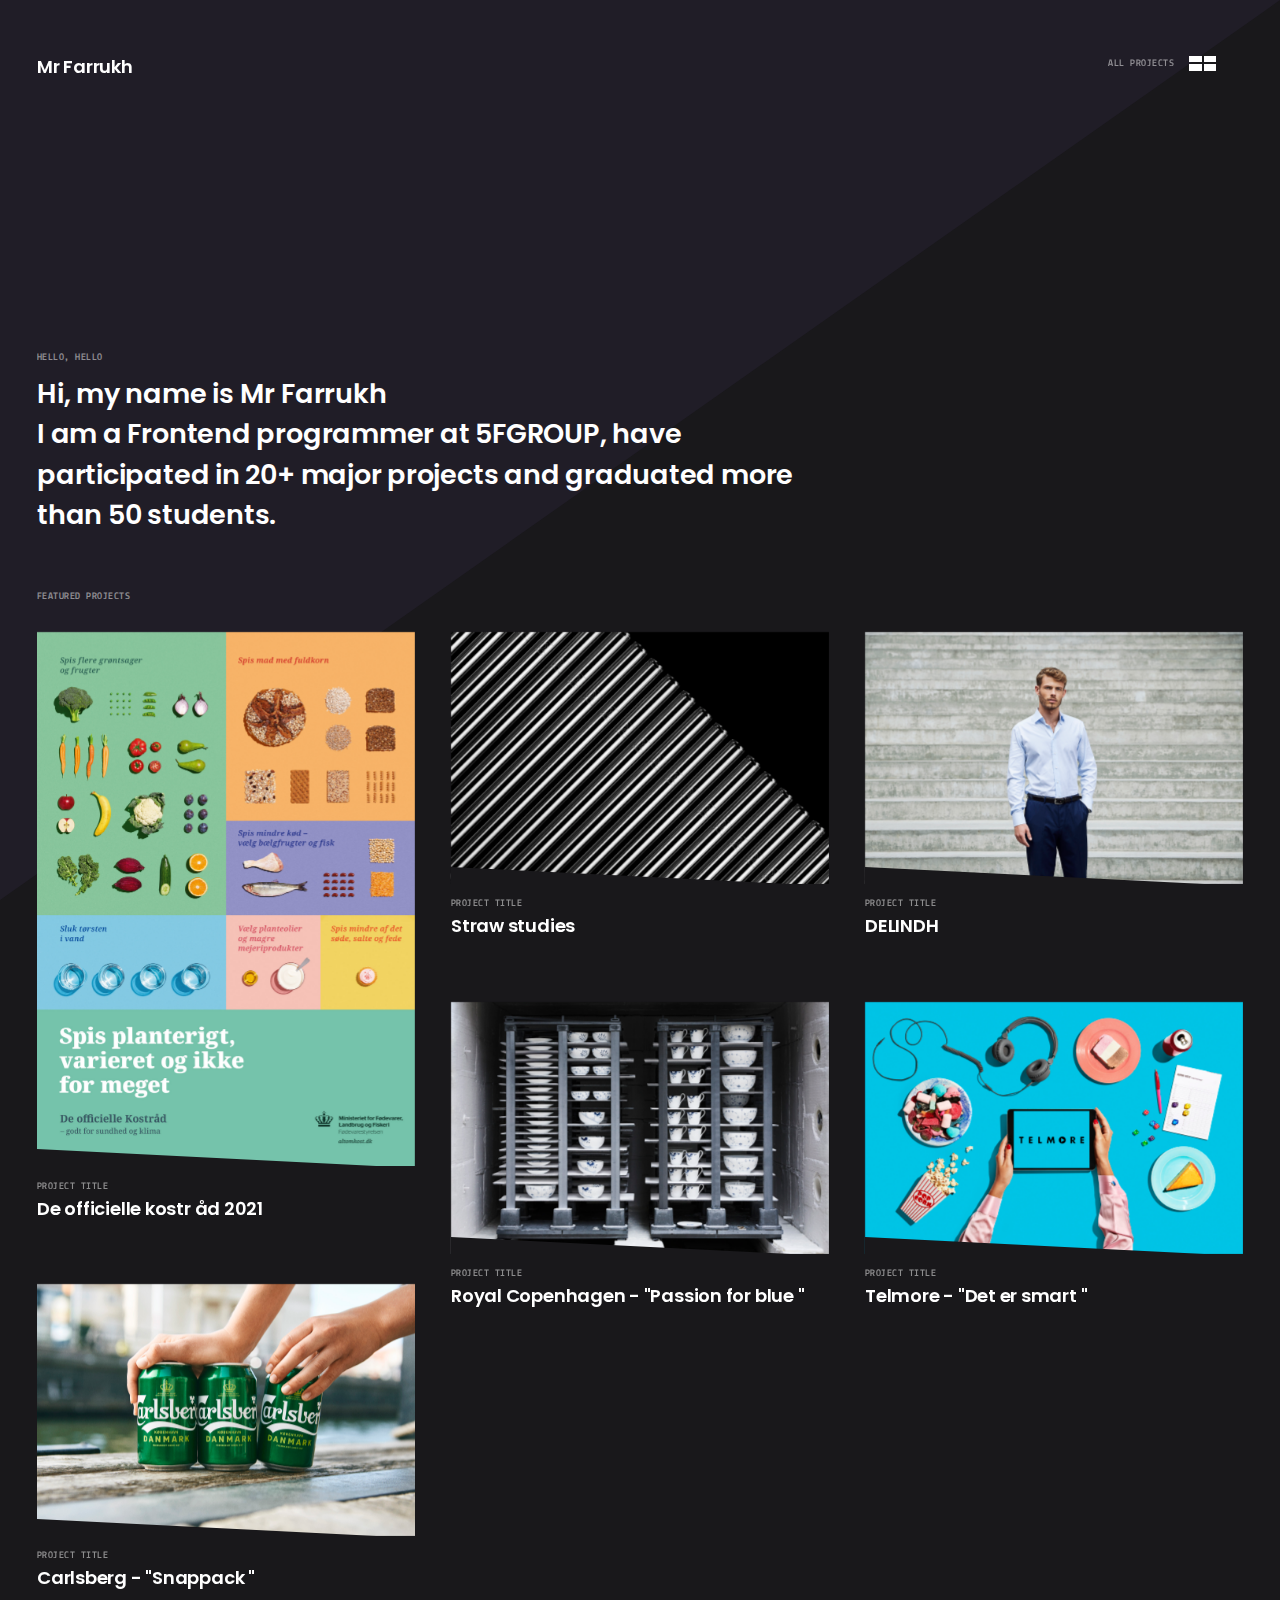
<file: index.html>
<!DOCTYPE html>
<html lang="en">
    <head>
        <meta charset="utf-8"/>
        <meta name="viewport" content="width=device-width,initial-scale=1.0">
        <title>Mr Farrukh</title>
        <meta name="description" content="Hi, my name is Mr Farrukh. <br>I'm a Mr Farrukh, I am a Frontend programmer at 5FGROUP, have participated in 20+ major projects and graduated more than 50 students.<br>">
        <link href='https://fonts.googleapis.com/css?family=Lekton:700|Poppins:600' rel='stylesheet' type='text/css'>
        <link rel="apple-touch-icon" sizes="57x57" href="/apple-touch-icon-57x57.png">
        <link rel="apple-touch-icon" sizes="60x60" href="/apple-touch-icon-60x60.png">
        <link rel="apple-touch-icon" sizes="72x72" href="/apple-touch-icon-72x72.png">
        <link rel="apple-touch-icon" sizes="76x76" href="/apple-touch-icon-76x76.png">
        <link rel="apple-touch-icon" sizes="114x114" href="/apple-touch-icon-114x114.png">
        <link rel="apple-touch-icon" sizes="120x120" href="/apple-touch-icon-120x120.png">
        <link rel="apple-touch-icon" sizes="144x144" href="/apple-touch-icon-144x144.png">
        <link rel="apple-touch-icon" sizes="152x152" href="/apple-touch-icon-152x152.png">
        <link rel="apple-touch-icon" sizes="180x180" href="/apple-touch-icon-180x180.png">
        <link rel="icon" type="image/png" href="/favicon-32x32.png" sizes="32x32">
        <link rel="icon" type="image/png" href="/android-chrome-192x192.png" sizes="192x192">
        <link rel="icon" type="image/png" href="/favicon-96x96.png" sizes="96x96">
        <link rel="icon" type="image/png" href="/favicon-16x16.png" sizes="16x16">
        <link rel="manifest" href="/manifest.json">
        <link rel="mask-icon" href="/safari-pinned-tab.svg" color="#19181b">
        <meta name="msapplication-TileColor" content="#da532c">
        <meta name="msapplication-TileImage" content="/mstile-144x144.png">
        <meta name="theme-color" content="#ffffff">
        <meta property="og:url" content="http://mr-farrukh.uz">
        <meta property="og:type" content="website">
        <meta property="og:title" content="Mr Farrukh">
        <meta property="og:image" content="http://theisbothmann.com">
        <meta property="og:description" content="Hi, my name is Mr Farrukh. <br>I am a Frontend programmer at 5FGROUP, have participated in 20+ major projects and graduated more than 50 students.<br>">
        <meta property="og:site_name" content='Mr Farrukh'>
        <meta property="og:locale" content="en_US">
        <link rel="stylesheet" href="projects/assets/styles/style.min.css">
    </head>
    <body>
        <header class="header cf" role="banner">
            <div class="wrapper">
                <a href="/" id="logo">
                    <h1>Mr Farrukh</h1>
                </a>
                <a href="#" id="project-nav-icon">
                    <div class="text-wrapper">
                        <small class="inactive">All projects</small>
                        <small class="active">Close</small>
                    </div>
                    <div class="block"></div>
                    <div class="block"></div>
                    <div class="block"></div>
                    <div class="block"></div>
                    <div class="cross"></div>
                </a>
            </div>
        </header>
        <div id="overlay"></div>
        <nav id="project-nav">
            <div class="nav-block"></div>
            <div class="inner-scroll">
                <ul id="project-grid">
                    <li>
                        <a href="#">
                            <div class="inner">
                                <div class="project-info">
                                    <h3>Project Title</h3>
                                    <h2>De officielle kostr &aring;d 2021</h2>
                                </div>
                                <div class="img-wrapper">
                                    <img src="projects/assets/img/kostrad_plakat_a2.jpg" alt="De officielle kostr&aring;d 2021">
                                </div>
                            </div>
                        </a>
                    </li>
                    <li>
                        <a href="#">
                            <div class="inner">
                                <div class="project-info">
                                    <h3>Project Title</h3>
                                    <h2>Straw studies</h2>
                                </div>
                                <div class="img-wrapper">
                                    <img src="projects/assets/img/halm_black_2.png" alt="Straw studies">
                                </div>
                            </div>
                        </a>
                    </li>
                    <li>
                        <a href="#">
                            <div class="inner">
                                <div class="project-info">
                                    <h3>Project Title</h3>
                                    <h2>DELINDH</h2>
                                </div>
                                <div class="img-wrapper">
                                    <img src="projects/assets/img/delindh_keyvisuals_2019_971.jpg" alt="DELINDH">
                                </div>
                            </div>
                        </a>
                    </li>
                    <li>
                        <a href="#">
                            <div class="inner">
                                <div class="project-info">
                                    <h3>Project Title</h3>
                                    <h2>Royal Copenhagen - &quot;Passion for blue &quot;</h2>
                                </div>
                                <div class="img-wrapper">
                                    <img src="projects/assets/img/royal_copenhagen_2019_location_pat_no_1_7490-copy.jpg" alt="Royal Copenhagen - &quot;Passion for blue&quot;">
                                </div>
                            </div>
                        </a>
                    </li>
                    <li>
                        <a href="#">
                            <div class="inner">
                                <div class="project-info">
                                    <h3>Project Title</h3>
                                    <h2>Telmore - &quot;Det er smart &quot;</h2>
                                </div>
                                <div class="img-wrapper">
                                    <img src="projects/assets/img/Без названия.jpg" alt="Royal Copenhagen - &quot;Passion for blue&quot;">
                                </div>
                            </div>
                        </a>
                    </li>
                </ul>
            </div>
        </nav>
        <main id="page-container">
            <aside class="home-triangle"></aside>
            <div class="content">
                <section id="intro">
                    <div class="wrapper" data-offset="144">
                        <h3>Hello, hello</h3>
                        <p>
                            Hi, my name is Mr Farrukh <br>
                            I am a Frontend programmer at 5FGROUP, have participated in 20+ major projects and graduated more than 50 students.<br>
                        </p>
                    </div>
                </section>
                <div class="wrapper">
                    <h3 class="animatable" data-offset="144">Featured Projects</h3>
                    <ul id="featured-projects" class="hide">
                        <li class="animatable" data-offset="144">
                            <a href="#">
                                <div class="img-wrapper">
                                    <small>View Project</small>
                                    <img src="projects/assets/img/kostrad_plakat_a2.jpg" alt="De officielle kostr&aring;d 2021">
                                    <div class="img-triangle"></div>
                                </div>
                                <h3>Project Title</h3>
                                <h2>De officielle kostr &aring;d 2021</h2>
                            </a>
                        </li>
                        <li class="animatable" data-offset="144">
                            <a href="#">
                                <div class="img-wrapper">
                                    <small>View Project</small>
                                    <img src="projects/assets/img/halm_black_2.png" alt="Straw studies">
                                    <div class="img-triangle"></div>
                                </div>
                                <h3>Project Title</h3>
                                <h2>Straw studies</h2>
                            </a>
                        </li>
                        <li class="animatable" data-offset="144">
                            <a href="#">
                                <div class="img-wrapper">
                                    <small>View Project</small>
                                    <img src="projects/assets/img/delindh_keyvisuals_2019_971.jpg" alt="DELINDH">
                                    <div class="img-triangle"></div>
                                </div>
                                <h3>Project Title</h3>
                                <h2>DELINDH</h2>
                            </a>
                        </li>
                        <li class="animatable" data-offset="144">
                            <a href="#">
                                <div class="img-wrapper">
                                    <small>View Project</small>
                                    <img src="projects/assets/img/royal_copenhagen_2019_location_pat_no_1_7490-copy.jpg" alt="Royal Copenhagen - &quot;Passion for blue&quot;">
                                    <div class="img-triangle"></div>
                                </div>
                                <h3>Project Title</h3>
                                <h2>Royal Copenhagen - &quot;Passion for blue &quot;</h2>
                            </a>
                        </li>
                        <li class="animatable" data-offset="144">
                            <a href="#">
                                <div class="img-wrapper">
                                    <small>View Project</small>
                                    <img src="projects/assets/img/Без названия.jpg" alt="Telmore - &quot;Det er smart&quot;">
                                    <div class="img-triangle"></div>
                                </div>
                                <h3>Project Title</h3>
                                <h2>Telmore - &quot;Det er smart &quot;</h2>
                            </a>
                        </li>
                        <li class="animatable" data-offset="144">
                            <a href="#">
                                <div class="img-wrapper">
                                    <small>View Project</small>
                                    <img src="projects/assets/img/Без названия (1).jpg" alt="Carlsberg - &quot;Snappack&quot;">
                                    <div class="img-triangle"></div>
                                </div>
                                <h3>Project Title</h3>
                                <h2>Carlsberg - &quot;Snappack &quot;</h2>
                            </a>
                        </li>
                    </ul>
                </div>
            </div>
            <div class="main-triangle"></div>
        </main>
        <footer class="footer cf" role="contentinfo">
            <aside class="footer-triangle"></aside>
            <div class="wrapper">
                <div class="col">
                    <h3>Agent</h3>
                    <a href="mailto:Get in touch <farruxravshanov777@mail.ru>?subject=MR FARRUKH" class="underline-link">
                        Get in touch 
                        <farruxravshanov777@mail.ru>
                            <div class="underline"></div>
                    </a>
                </div>
                <div class="col">
                    <h3>Follow</h3>
                    <ul>
                        <li>
                            <a href="https://www.instagram.com/yt_farrux/" target="_blank" class="underline-link">
                                Instagram<div class="underline"></div>
                            </a>
                        </li>
                        <li>
                            <a href="http://t.me/ravshan0v" target="_blank" class="underline-link">
                                Telegram<div class="underline"></div>
                            </a>
                        </li>
                    </ul>
                </div>
                <aside>
                    <small>COPYRIGHT 2021 — ALL RIGHTS RESERVED</small>
                </aside>
            </div>
        </footer>
        <script src="projects/assets/js/index.min.js"></script>
        <script>
            (function(i, s, o, g, r, a, m) {
                i['GoogleAnalyticsObject'] = r;
                i[r] = i[r] || function() {
                    (i[r].q = i[r].q || []).push(arguments)
                }
                ,
                i[r].l = 1 * new Date();
                a = s.createElement(o),
                m = s.getElementsByTagName(o)[0];
                a.async = 1;
                a.src = g;
                m.parentNode.insertBefore(a, m)
            }
            )(window, document, 'script', 'https://www.google-analytics.com/analytics.js', 'ga');

            ga('create', 'UA-78265347-1', 'auto');
            ga('send', 'pageview');
        </script>
    </body>
</html>
</file>
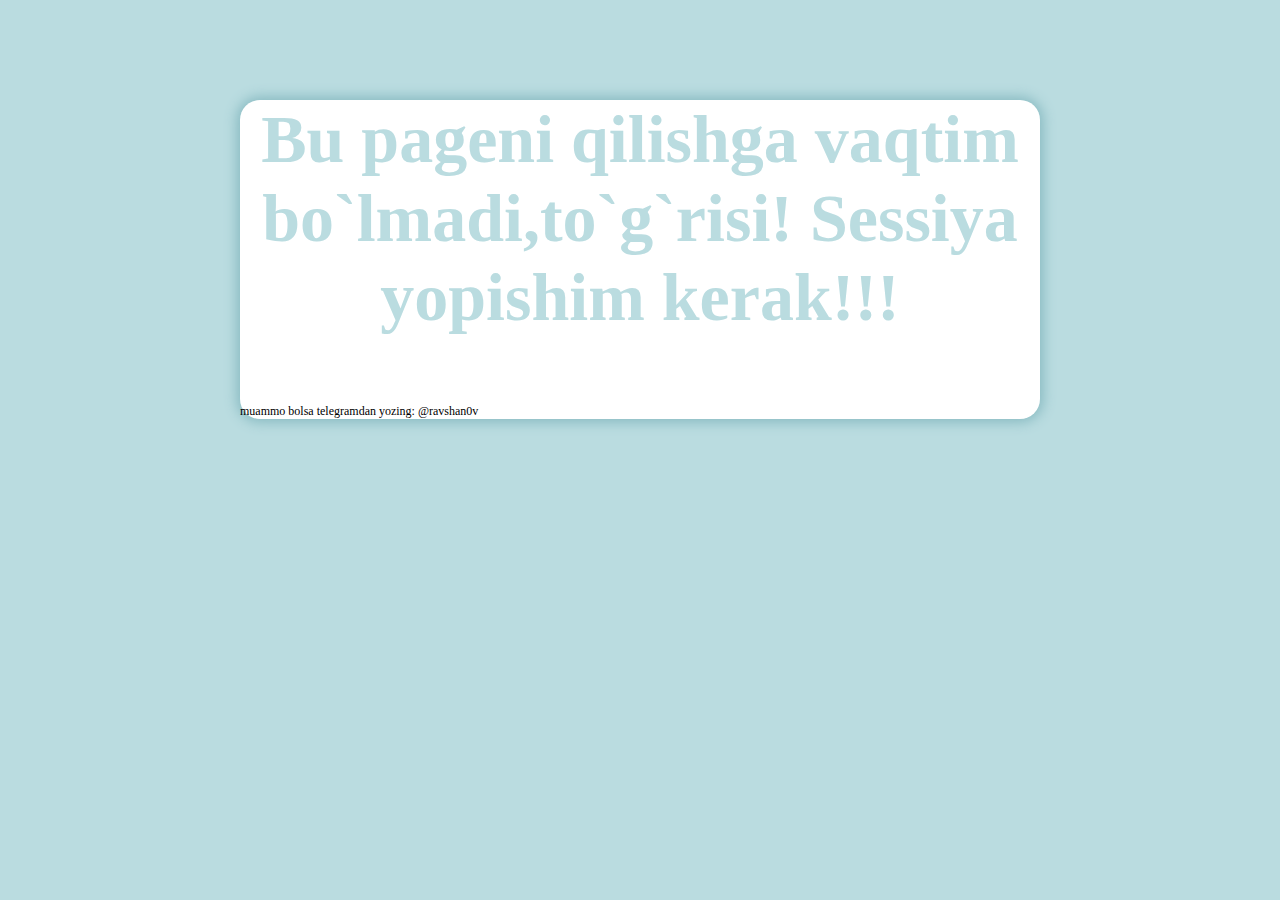
<file: admin.html>
<!DOCTYPE html>
<html lang="en">
<head>
    <meta charset="UTF-8">
    <meta http-equiv="X-UA-Compatible" content="IE=edge">
    <meta name="viewport" content="width=device-width, initial-scale=1.0">
    <title>Document</title>
</head>
<body>
    <style>
        body{
            background: rgb(186, 220, 224);
        }
        .box {
            max-width: 800px;
            max-height: 500px;
            background: rgb(255 255 255);
            margin: auto;
            margin-top: 100px;
            box-shadow: 0 0 13px 3px #86b9c0;
            border-radius: 20px;
        }
        .border h1 {
            font-size: 68px;
            font-family: cursive;
            text-align: center;
            color: #badce0;
        }
        span{
            font-size: 12px;
            color: #000;
        }
        @media(width:500px) {
            .border h1 {
                font-size: 45px;
                font-family: cursive;
                text-align: center;
                color: #badce0;
            }
        }
        @media(width:320px) {
                .border h1 {
                font-size: 30px;
                font-family: cursive;
                text-align: center;
                color: #badce0;
            }
        }
    </style>
    <div class="box">
        <div class="border">
            <h1>Bu pageni qilishga vaqtim bo`lmadi,to`g`risi! Sessiya yopishim kerak!!!</h1><br>
            <span>muammo bolsa telegramdan yozing: @ravshan0v</span>
        </div>
    </div>
</body>
</html>
</file>
<file: projects/assets/styles/style.min.css>
a,abbr,acronym,address,applet,big,blockquote,cite,code,dd,del,dfn,div,dl,dt,em,fieldset,form,h1,h2,h4,h5,h6,html,iframe,img,ins,kbd,label,legend,li,object,ol,p,pre,q,s,samp,span,strike,strong,sub,sup,tbody,tfoot,thead,tr,tt,ul,var{font-family:inherit;font-size:100%;font-weight:inherit;font-style:inherit;margin:0;padding:0;vertical-align:baseline;border:0;outline:0}body{background:#fff;overflow-x:hidden;font-family:'Poppins';font-size:1.125em;font-weight:600;line-height:1.5;letter-spacing:-.0125em;color:#fff;background:#19181b;-webkit-font-smoothing:antialiased;-moz-osx-font-smoothing:grayscale}h3,small,table{font-weight:inherit}body,caption,h3,small,table,td,th{font-style:inherit;margin:0;padding:0;vertical-align:baseline;border:0;outline:0}caption,table,td,th{font-family:inherit;font-size:100%;vertical-align:middle}table{border-spacing:0;border-collapse:separate}caption,td,th{font-weight:400;text-align:left}ol,ul{list-style:none}a img{border:none}*{position:relative;-webkit-box-sizing:border-box;-moz-box-sizing:border-box;box-sizing:border-box;-webkit-tap-highlight-color:rgba(0,0,0,0)}::selection{color:#fff;background:#fff}img{display:block;width:100%;height:auto}body.loading{overflow:hidden;cursor:wait}.wrapper{overflow:hidden;max-width:70em;margin:0 auto;padding:0 1.5em;*zoom:1}#text #meta:after,#text #meta:before,.inner-scroll ul:after,.inner-scroll ul:before,.wrapper:after,.wrapper:before{display:table;content:''}#text #meta:after,.inner-scroll ul:after,.wrapper:after{clear:both}main{padding:6em 0 0}@media only screen and (min-width:800px){main{padding:7.5em 0 0}}.main-triangle{position:absolute;bottom:calc(-3em + 1px);left:0;width:0;height:0;border-width:0 100vw 3em 0;border-style:solid;border-color:transparent #19181b transparent transparent;background:0}.underline-link,header #logo h1{display:inline-block}.underline-link .arrow{top:-1px;display:inline-block;-webkit-transition:-webkit-transform .5s cubic-bezier(.175,.885,.32,1.275);-moz-transition:-moz-transform .5s cubic-bezier(.175,.885,.32,1.275);-ms-transition:-ms-transform .5s cubic-bezier(.175,.885,.32,1.275);-o-transition:-o-transform .5s cubic-bezier(.175,.885,.32,1.275);transition:transform .5s cubic-bezier(.175,.885,.32,1.275);-webkit-transform:translate3D(0,0,0);-moz-transform:translate3D(0,0,0);-ms-transform:translate3D(0,0,0);-o-transform:translate3D(0,0,0);transform:translate3D(0,0,0)}.underline-link .underline{position:absolute;bottom:-.25em;left:50%;width:0;height:2px;-webkit-transition:opacity .25s cubic-bezier(.215,.61,.355,1),width .125s cubic-bezier(.215,.61,.355,1);-moz-transition:opacity .25s cubic-bezier(.215,.61,.355,1),width .125s cubic-bezier(.215,.61,.355,1);-ms-transition:opacity .25s cubic-bezier(.215,.61,.355,1),width .125s cubic-bezier(.215,.61,.355,1);-o-transition:opacity .25s cubic-bezier(.215,.61,.355,1),width .125s cubic-bezier(.215,.61,.355,1);transition:opacity .25s cubic-bezier(.215,.61,.355,1),width .125s cubic-bezier(.215,.61,.355,1);-webkit-transform:translate3D(-50%,0,0);-moz-transform:translate3D(-50%,0,0);-ms-transform:translate3D(-50%,0,0);-o-transform:translate3D(-50%,0,0);transform:translate3D(-50%,0,0);opacity:0;background:#19181b;-ms-filter:'progid:DXImageTransform.Microsoft.Alpha(Opacity=0)';filter:alpha(opacity=0);will-change:width,opacity}.underline-link:hover .underline{width:100%;opacity:.25;-ms-filter:'progid:DXImageTransform.Microsoft.Alpha(Opacity=25)';filter:alpha(opacity=25)}.underline-link:hover .arrow-next{-webkit-transform:translate3D(.75em,0,0);-moz-transform:translate3D(.75em,0,0);-ms-transform:translate3D(.75em,0,0);-o-transform:translate3D(.75em,0,0);transform:translate3D(.75em,0,0)}.underline-link:hover .arrow-prev{-webkit-transform:translate3D(-.75em,0,0);-moz-transform:translate3D(-.75em,0,0);-ms-transform:translate3D(-.75em,0,0);-o-transform:translate3D(-.75em,0,0);transform:translate3D(-.75em,0,0)}.loader,header{position:absolute}.loader{height:1.5em;margin:-.75em auto 100px -.75em;-webkit-animation:sk-rotateplane 1.2s infinite ease-in-out;-moz-animation:sk-rotateplane 1.2s infinite ease-in-out;-ms-animation:sk-rotateplane 1.2s infinite ease-in-out;-o-animation:sk-rotateplane 1.2s infinite ease-in-out;animation:sk-rotateplane 1.2s infinite ease-in-out;background-color:#fff;z-index:2;top:50%;left:50%;width:1.5em}@-moz-keyframes sk-rotateplane{0%{-webkit-transform:perspective(4.5em);-moz-transform:perspective(4.5em);-ms-transform:perspective(4.5em);-o-transform:perspective(4.5em);transform:perspective(4.5em)}50%{-webkit-transform:perspective(4.5em) rotateY(180deg);-moz-transform:perspective(4.5em) rotateY(180deg);-ms-transform:perspective(4.5em) rotateY(180deg);-o-transform:perspective(4.5em) rotateY(180deg);transform:perspective(4.5em) rotateY(180deg)}to{-webkit-transform:perspective(4.5em) rotateX(-180deg) rotateY(-180deg);-moz-transform:perspective(4.5em) rotateX(-180deg) rotateY(-180deg);-ms-transform:perspective(4.5em) rotateX(-180deg) rotateY(-180deg);-o-transform:perspective(4.5em) rotateX(-180deg) rotateY(-180deg);transform:perspective(4.5em) rotateX(-180deg) rotateY(-180deg)}}@-webkit-keyframes sk-rotateplane{0%{-webkit-transform:perspective(4.5em);-moz-transform:perspective(4.5em);-ms-transform:perspective(4.5em);-o-transform:perspective(4.5em);transform:perspective(4.5em)}50%{-webkit-transform:perspective(4.5em) rotateY(180deg);-moz-transform:perspective(4.5em) rotateY(180deg);-ms-transform:perspective(4.5em) rotateY(180deg);-o-transform:perspective(4.5em) rotateY(180deg);transform:perspective(4.5em) rotateY(180deg)}to{-webkit-transform:perspective(4.5em) rotateX(-180deg) rotateY(-180deg);-moz-transform:perspective(4.5em) rotateX(-180deg) rotateY(-180deg);-ms-transform:perspective(4.5em) rotateX(-180deg) rotateY(-180deg);-o-transform:perspective(4.5em) rotateX(-180deg) rotateY(-180deg);transform:perspective(4.5em) rotateX(-180deg) rotateY(-180deg)}}@-o-keyframes sk-rotateplane{0%{-webkit-transform:perspective(4.5em);-moz-transform:perspective(4.5em);-ms-transform:perspective(4.5em);-o-transform:perspective(4.5em);transform:perspective(4.5em)}50%{-webkit-transform:perspective(4.5em) rotateY(180deg);-moz-transform:perspective(4.5em) rotateY(180deg);-ms-transform:perspective(4.5em) rotateY(180deg);-o-transform:perspective(4.5em) rotateY(180deg);transform:perspective(4.5em) rotateY(180deg)}to{-webkit-transform:perspective(4.5em) rotateX(-180deg) rotateY(-180deg);-moz-transform:perspective(4.5em) rotateX(-180deg) rotateY(-180deg);-ms-transform:perspective(4.5em) rotateX(-180deg) rotateY(-180deg);-o-transform:perspective(4.5em) rotateX(-180deg) rotateY(-180deg);transform:perspective(4.5em) rotateX(-180deg) rotateY(-180deg)}}@keyframes sk-rotateplane{0%{-webkit-transform:perspective(4.5em);-moz-transform:perspective(4.5em);-ms-transform:perspective(4.5em);-o-transform:perspective(4.5em);transform:perspective(4.5em)}50%{-webkit-transform:perspective(4.5em) rotateY(180deg);-moz-transform:perspective(4.5em) rotateY(180deg);-ms-transform:perspective(4.5em) rotateY(180deg);-o-transform:perspective(4.5em) rotateY(180deg);transform:perspective(4.5em) rotateY(180deg)}to{-webkit-transform:perspective(4.5em) rotateX(-180deg) rotateY(-180deg);-moz-transform:perspective(4.5em) rotateX(-180deg) rotateY(-180deg);-ms-transform:perspective(4.5em) rotateX(-180deg) rotateY(-180deg);-o-transform:perspective(4.5em) rotateX(-180deg) rotateY(-180deg);transform:perspective(4.5em) rotateX(-180deg) rotateY(-180deg)}}a{text-decoration:none;color:#fff}h3,small{font-family:'Lekton';font-size:.55em;margin-bottom:.5rem;letter-spacing:.05em;text-transform:uppercase;opacity:.5;-ms-filter:'progid:DXImageTransform.Microsoft.Alpha(Opacity=50)';filter:alpha(opacity=50)}header{z-index:4;top:-1px;left:0;width:100%;padding:1.5em 0;-webkit-transition:padding .125s cubic-bezier(.215,.61,.355,1);-moz-transition:padding .125s cubic-bezier(.215,.61,.355,1);-ms-transition:padding .125s cubic-bezier(.215,.61,.355,1);-o-transition:padding .125s cubic-bezier(.215,.61,.355,1);transition:padding .125s cubic-bezier(.215,.61,.355,1)}body.header-follow.header-show header,header #logo{-webkit-transform:translate3D(0,0,0);-moz-transform:translate3D(0,0,0);-ms-transform:translate3D(0,0,0);-o-transform:translate3D(0,0,0);transform:translate3D(0,0,0)}header #logo{display:inline-block}@media only screen and (min-width:1050px){header{padding:3em 0}}body.header-follow header{position:fixed;padding:1.5em 0;-webkit-transform:translate3D(0,-100%,0);-moz-transform:translate3D(0,-100%,0);-ms-transform:translate3D(0,-100%,0);-o-transform:translate3D(0,-100%,0);transform:translate3D(0,-100%,0);opacity:0;background:rgba(25,24,27,.75);-ms-filter:'progid:DXImageTransform.Microsoft.Alpha(Opacity=0)';filter:alpha(opacity=0)}body.header-follow.header-animatable header{-webkit-transition:opacity .125s cubic-bezier(.215,.61,.355,1),-webkit-transform .125s cubic-bezier(.215,.61,.355,1);-moz-transition:opacity .125s cubic-bezier(.215,.61,.355,1),-moz-transform .125s cubic-bezier(.215,.61,.355,1);-ms-transition:opacity .125s cubic-bezier(.215,.61,.355,1),-ms-transform .125s cubic-bezier(.215,.61,.355,1);-o-transition:opacity .125s cubic-bezier(.215,.61,.355,1),-o-transform .125s cubic-bezier(.215,.61,.355,1);transition:opacity .125s cubic-bezier(.215,.61,.355,1),transform .125s cubic-bezier(.215,.61,.355,1)}body.header-follow.header-show header{opacity:1;-ms-filter:none;filter:none}#project-nav-icon{position:absolute;top:.15em;right:1.5em;width:27px;height:15px}@media only screen and (min-width:600px){#project-nav-icon{right:3em}}#project-nav-icon .block{position:absolute;width:calc(50% - 1px);height:calc(50% - 1px);background:#fff}#project-nav-icon .block:nth-of-type(1){top:0;left:0}#project-nav-icon .block:nth-of-type(2){top:0;right:0}#project-nav-icon .block:nth-of-type(3){bottom:0;left:0}#project-nav-icon .block:nth-of-type(4){right:0;bottom:0}#project-nav-icon .cross{position:absolute;left:50%;width:2px;height:100%;-webkit-transform:translate3D(-50%,0,0) scale(.75);-moz-transform:translate3D(-50%,0,0) scale(.75);-ms-transform:translate3D(-50%,0,0) scale(.75);-o-transform:translate3D(-50%,0,0) scale(.75);transform:translate3D(-50%,0,0) scale(.75);opacity:0;background:#fff;-webkit-backface-visibility:hidden;-ms-filter:'progid:DXImageTransform.Microsoft.Alpha(Opacity=0)';filter:alpha(opacity=0)}#project-nav-icon .cross:after{position:absolute;top:50%;left:40%;width:15px;height:2px;content:'';-webkit-transform:translate3D(-50%,-50%,0);-moz-transform:translate3D(-50%,-50%,0);-ms-transform:translate3D(-50%,-50%,0);-o-transform:translate3D(-50%,-50%,0);transform:translate3D(-50%,-50%,0);background:#fff}#project-nav-icon .text-wrapper{-webkit-transform-origin:center bottom;-moz-transform-origin:center bottom;-ms-transform-origin:center bottom;-o-transform-origin:center bottom;transform-origin:center bottom}@media only screen and (max-width:800px){#project-nav-icon .text-wrapper{display:none}}#project-nav-icon small{position:absolute;top:1px;left:calc(-66px - 1.5em);width:66px;text-align:right;opacity:1;-ms-filter:none;filter:none}#project-nav-icon small span{opacity:.5;-ms-filter:'progid:DXImageTransform.Microsoft.Alpha(Opacity=50)';filter:alpha(opacity=50)}#overlay,body.project-nav{overflow:hidden}body.project-nav .inner-scroll ul{visibility:visible;-webkit-transform:translate3D(0,0,0);-moz-transform:translate3D(0,0,0);-ms-transform:translate3D(0,0,0);-o-transform:translate3D(0,0,0);transform:translate3D(0,0,0)}#overlay,body.project-nav main{pointer-events:none}body.project-nav #overlay{pointer-events:auto;opacity:.85;-ms-filter:'progid:DXImageTransform.Microsoft.Alpha(Opacity=85)';filter:alpha(opacity=85)}#overlay{position:fixed;z-index:3;top:0;left:0;width:100%;height:100%;cursor:pointer;-webkit-transition:opacity .75s cubic-bezier(.215,.61,.355,1);-moz-transition:opacity .75s cubic-bezier(.215,.61,.355,1);-ms-transition:opacity .75s cubic-bezier(.215,.61,.355,1);-o-transition:opacity .75s cubic-bezier(.215,.61,.355,1);transition:opacity .75s cubic-bezier(.215,.61,.355,1);opacity:0;background:#19181b;-ms-filter:'progid:DXImageTransform.Microsoft.Alpha(Opacity=0)';filter:alpha(opacity=0)}#project-nav,footer{position:fixed;right:0}#project-nav{top:0;width:75%;height:100vh;-webkit-transition:width cubic-bezier(1,0,0,1) .33s;-moz-transition:width cubic-bezier(1,0,0,1) .33s;-ms-transition:width cubic-bezier(1,0,0,1) .33s;-o-transition:width cubic-bezier(1,0,0,1) .33s;transition:width cubic-bezier(1,0,0,1) .33s;background:#272622;z-index:3}@media only screen and (min-width:800px){#project-nav{width:50%}}#project-nav .nav-block{position:fixed;z-index:999;top:0;right:0;width:100%;height:4.5em;background:#272622}@media only screen and (min-width:800px){#project-nav .nav-block{height:7.5em}}.inner-scroll{overflow-x:hidden;overflow-y:scroll;width:100%;height:100%;-webkit-overflow-scrolling:touch}.inner-scroll ul{overflow:hidden;margin-top:4.5em;*zoom:1}@media only screen and (min-width:800px){.inner-scroll ul{margin-top:7.5em}}@media only screen and (min-width:600px){.inner-scroll ul{opacity:0;-webkit-column-count:2;-moz-column-count:2;column-count:2;-webkit-column-gap:0;-moz-column-gap:0;column-gap:0;-ms-filter:'progid:DXImageTransform.Microsoft.Alpha(Opacity=0)';filter:alpha(opacity=0)}}.inner-scroll li{position:relative;display:inline;width:100%;margin:0;vertical-align:top}@media only screen and (min-width:600px){.inner-scroll li:hover img{opacity:1;-ms-filter:none;filter:none}.inner-scroll li:hover .project-info{-webkit-transform:translate3D(.5em,0,0);-moz-transform:translate3D(.5em,0,0);-ms-transform:translate3D(.5em,0,0);-o-transform:translate3D(.5em,0,0);transform:translate3D(.5em,0,0);opacity:0;-ms-filter:'progid:DXImageTransform.Microsoft.Alpha(Opacity=0)';filter:alpha(opacity=0)}}#project-nav,.inner-scroll,.inner-scroll li,.inner-scroll li .project-info,.inner-scroll li img,.inner-scroll ul{-webkit-transform:translate3D(0,0,0);-moz-transform:translate3D(0,0,0);-ms-transform:translate3D(0,0,0);-o-transform:translate3D(0,0,0);transform:translate3D(0,0,0)}.inner-scroll li .project-info{position:absolute;z-index:2;bottom:1.5em;left:1.5em;width:100%;-webkit-transition:opacity .75s cubic-bezier(.215,.61,.355,1),-webkit-transform .75s cubic-bezier(.215,.61,.355,1);-moz-transition:opacity .75s cubic-bezier(.215,.61,.355,1),-moz-transform .75s cubic-bezier(.215,.61,.355,1);-ms-transition:opacity .75s cubic-bezier(.215,.61,.355,1),-ms-transform .75s cubic-bezier(.215,.61,.355,1);-o-transition:opacity .75s cubic-bezier(.215,.61,.355,1),-o-transform .75s cubic-bezier(.215,.61,.355,1);filter:none;transition:opacity .75s cubic-bezier(.215,.61,.355,1),transform .75s cubic-bezier(.215,.61,.355,1);opacity:1;-ms-filter:none}#featured-projects h3,.inner-scroll li .project-info h3{margin-bottom:0}.inner-scroll li img{-webkit-transition:opacity .75s cubic-bezier(.215,.61,.355,1);-moz-transition:opacity .75s cubic-bezier(.215,.61,.355,1);-ms-transition:opacity .75s cubic-bezier(.215,.61,.355,1);-o-transition:opacity .75s cubic-bezier(.215,.61,.355,1);transition:opacity .75s cubic-bezier(.215,.61,.355,1);opacity:.25;-ms-filter:'progid:DXImageTransform.Microsoft.Alpha(Opacity=25)';filter:alpha(opacity=25)}.inner-scroll li a{cursor:zoom-in}body.header-follow.project-nav .nav-block{height:4.5em!important}body.header-follow.project-nav #project-grid{margin-top:4.5em!important}main{z-index:2;min-height:100vh;margin-bottom:420px;background:#19181b}@media only screen and (min-width:600px){main{margin-bottom:481px}}footer{z-index:1;bottom:0;left:0;height:420px}@media only screen and (min-width:600px){footer{height:481px}}#intro{padding-top:3em}@media only screen and (min-width:720px){#intro{margin-bottom:12em;padding-top:12em}#intro p{font-size:1.5em;width:100%;padding-right:2rem}}@media only screen and (min-width:960px){#intro p{width:66.666%}}.home-triangle{position:absolute;top:0;left:0;width:0;height:0;-webkit-transform-origin:top center;-moz-transform-origin:top center;-ms-transform-origin:top center;-o-transform-origin:top center;transform-origin:top center;opacity:.75;border-width:100vh 100vw 0 0;border-style:solid;border-color:#231f2c transparent transparent transparent;background:0;-ms-filter:'progid:DXImageTransform.Microsoft.Alpha(Opacity=75)';filter:alpha(opacity=75)}#featured-projects li,#intro{margin-bottom:3em}@media only screen and (min-width:600px){#featured-projects{margin-top:1.5em;margin-bottom:6em}}#featured-projects h2,#text h1{margin-bottom:1.5em}#featured-projects img{-webkit-transition:opacity .33s cubic-bezier(.215,.61,.355,1);-moz-transition:opacity .33s cubic-bezier(.215,.61,.355,1);-ms-transition:opacity .33s cubic-bezier(.215,.61,.355,1);-o-transition:opacity .33s cubic-bezier(.215,.61,.355,1);transition:opacity .33s cubic-bezier(.215,.61,.355,1);-webkit-transform:translate3d(0,0,0);-moz-transform:translate3d(0,0,0);-ms-transform:translate3d(0,0,0);-o-transform:translate3d(0,0,0);transform:translate3d(0,0,0)}#featured-projects.hide,.inner-scroll ul{visibility:hidden}#featured-projects .img-wrapper{margin-bottom:.75em}#featured-projects .img-wrapper small{position:absolute;z-index:1;top:50%;left:50%;margin-top:-8px;margin-left:-32.5px;opacity:1;-ms-filter:none;filter:none}#featured-projects .img-wrapper small span{z-index:1;display:inline-block;-webkit-transition:opacity .125s cubic-bezier(.215,.61,.355,1),-webkit-transform .125s cubic-bezier(.215,.61,.355,1);-moz-transition:opacity .125s cubic-bezier(.215,.61,.355,1),-moz-transform .125s cubic-bezier(.215,.61,.355,1);-ms-transition:opacity .125s cubic-bezier(.215,.61,.355,1),-ms-transform .125s cubic-bezier(.215,.61,.355,1);-o-transition:opacity .125s cubic-bezier(.215,.61,.355,1),-o-transform .125s cubic-bezier(.215,.61,.355,1);transition:opacity .125s cubic-bezier(.215,.61,.355,1),transform .125s cubic-bezier(.215,.61,.355,1);-webkit-transform:translate3D(0,.5em,0);-moz-transform:translate3D(0,.5em,0);-ms-transform:translate3D(0,.5em,0);-o-transform:translate3D(0,.5em,0);transform:translate3D(0,.5em,0);opacity:0;-ms-filter:'progid:DXImageTransform.Microsoft.Alpha(Opacity=0)';filter:alpha(opacity=0);will-change:transform,opacity}#featured-projects .img-wrapper small span:nth-of-type(1){-webkit-transition-delay:.025s;-moz-transition-delay:.025s;-ms-transition-delay:.025s;-o-transition-delay:.025s;transition-delay:.025s}#featured-projects .img-wrapper small span:nth-of-type(2){-webkit-transition-delay:.05s;-moz-transition-delay:.05s;-ms-transition-delay:.05s;-o-transition-delay:.05s;transition-delay:.05s}#featured-projects .img-wrapper small span:nth-of-type(3){-webkit-transition-delay:.075s;-moz-transition-delay:.075s;-ms-transition-delay:.075s;-o-transition-delay:.075s;transition-delay:.075s}#featured-projects .img-wrapper small span:nth-of-type(4){-webkit-transition-delay:.1s;-moz-transition-delay:.1s;-ms-transition-delay:.1s;-o-transition-delay:.1s;transition-delay:.1s}#featured-projects .img-wrapper small span:nth-of-type(5){margin-left:.5em;-webkit-transition-delay:.125s;-moz-transition-delay:.125s;-ms-transition-delay:.125s;-o-transition-delay:.125s;transition-delay:.125s}#featured-projects .img-wrapper small span:nth-of-type(6){-webkit-transition-delay:.15s;-moz-transition-delay:.15s;-ms-transition-delay:.15s;-o-transition-delay:.15s;transition-delay:.15s}#featured-projects .img-wrapper small span:nth-of-type(7){-webkit-transition-delay:.175s;-moz-transition-delay:.175s;-ms-transition-delay:.175s;-o-transition-delay:.175s;transition-delay:.175s}#featured-projects .img-wrapper small span:nth-of-type(8){-webkit-transition-delay:.2s;-moz-transition-delay:.2s;-ms-transition-delay:.2s;-o-transition-delay:.2s;transition-delay:.2s}#featured-projects .img-wrapper small span:nth-of-type(9){-webkit-transition-delay:.225s;-moz-transition-delay:.225s;-ms-transition-delay:.225s;-o-transition-delay:.225s;transition-delay:.225s}#featured-projects .img-wrapper small span:nth-of-type(10){-webkit-transition-delay:.25s;-moz-transition-delay:.25s;-ms-transition-delay:.25s;-o-transition-delay:.25s;transition-delay:.25s}#featured-projects .img-wrapper small span:nth-of-type(11){-webkit-transition-delay:.275s;-moz-transition-delay:.275s;-ms-transition-delay:.275s;-o-transition-delay:.275s;transition-delay:.275s}#featured-projects .img-wrapper small span:nth-of-type(12){-webkit-transition-delay:.3s;-moz-transition-delay:.3s;-ms-transition-delay:.3s;-o-transition-delay:.3s;transition-delay:.3s}#featured-projects a{z-index:1;display:block;cursor:zoom-in;-webkit-transform:translate3d(0,0,0);-moz-transform:translate3d(0,0,0);-ms-transform:translate3d(0,0,0);-o-transform:translate3d(0,0,0);transform:translate3d(0,0,0)}@media only screen and (min-width:600px){#featured-projects a:hover img{opacity:.25!important;-ms-filter:'progid:DXImageTransform.Microsoft.Alpha(Opacity=25)'!important;filter:alpha(opacity=25)!important}#featured-projects a:hover span{-webkit-transform:translate3D(0,0,0);-moz-transform:translate3D(0,0,0);-ms-transform:translate3D(0,0,0);-o-transform:translate3D(0,0,0);transform:translate3D(0,0,0);opacity:1;-ms-filter:none;filter:none}#featured-projects a:hover .img-triangle{-webkit-transform:rotate(-3deg);-moz-transform:rotate(-3deg);-ms-transform:rotate(-3deg);-o-transform:rotate(-3deg);transform:rotate(-3deg)}}.img-triangle{position:absolute;bottom:-1px;left:0;width:0;height:0;-webkit-transition:opacity .5s cubic-bezier(.215,.61,.355,1),-webkit-transform .5s cubic-bezier(.215,.61,.355,1);-moz-transition:opacity .5s cubic-bezier(.215,.61,.355,1),-moz-transform .5s cubic-bezier(.215,.61,.355,1);-ms-transition:opacity .5s cubic-bezier(.215,.61,.355,1),-ms-transform .5s cubic-bezier(.215,.61,.355,1);-o-transition:opacity .5s cubic-bezier(.215,.61,.355,1),-o-transform .5s cubic-bezier(.215,.61,.355,1);transition:opacity .5s cubic-bezier(.215,.61,.355,1),transform .5s cubic-bezier(.215,.61,.355,1);-webkit-transform-origin:bottom right;-moz-transform-origin:bottom right;-ms-transform-origin:bottom right;-o-transform-origin:bottom right;transform-origin:bottom right;border-width:1em 0 0 359px;border-style:solid;border-color:transparent transparent transparent #19181b;background:0}footer{overflow:hidden;padding:4.5em 0;background:#272622}footer .wrapper{overflow:visible}footer .col{margin-bottom:3em}@media only screen and (min-width:600px){footer{padding:12em 0;*zoom:1}footer .wrapper{position:static}footer:after,footer:before{display:table;content:''}footer:after{clear:both}footer .col{float:left;width:50%}footer .col li{display:inline-block}footer .col li:after{position:relative;bottom:.25em;display:inline-block;width:1.5em;height:.125em;margin:0 .5em 0 .75em;content:' ';background:#fff}footer .col li:last-of-type:after{display:none}footer a .underline{background:#fff!important}footer aside{position:absolute;bottom:4.5em}}.footer-triangle{position:absolute;bottom:0;left:0;width:0;height:0;-webkit-transform-origin:bottom left;-moz-transform-origin:bottom left;-ms-transform-origin:bottom left;-o-transform-origin:bottom left;transform-origin:bottom left;opacity:.25;border-width:420px 0 0 100vw;border-style:solid;border-color:transparent transparent transparent #40392b;background:0;-ms-filter:'progid:DXImageTransform.Microsoft.Alpha(Opacity=25)';filter:alpha(opacity=25)}@media only screen and (min-width:600px){.footer-triangle{width:0;height:0;border-width:481px 0 0 100vw;border-style:solid;border-color:transparent transparent transparent #40392b;background:0}}#baguetteBox-overlay{position:fixed;z-index:1000000;top:0;left:0;display:none;overflow:hidden;width:100%;height:100%;-webkit-transition:opacity .5s ease;-moz-transition:opacity .5s ease;-ms-transition:opacity .5s ease;-o-transition:opacity .5s ease;transition:opacity .5s ease;opacity:0;background-color:#231f2c;-ms-filter:'progid:DXImageTransform.Microsoft.Alpha(Opacity=0)';filter:alpha(opacity=0)}#baguetteBox-overlay.visible{opacity:1;-ms-filter:none;filter:none}#baguetteBox-overlay .full-image{position:relative;display:inline-block;width:100%;height:100%;text-align:center}#baguetteBox-overlay .full-image figure{display:inline;height:100%;margin:0}#baguetteBox-overlay .full-image img{display:inline-block;width:auto;max-width:100%;height:auto;max-height:100%;vertical-align:middle;-webkit-box-shadow:0 0 8px rgba(0,0,0,.6);-moz-box-shadow:0 0 8px rgba(0,0,0,.6);box-shadow:0 0 8px rgba(0,0,0,.6)}#baguetteBox-overlay .full-image figcaption{font-family:sans-serif;line-height:1.8;position:absolute;bottom:0;display:block;width:100%;text-align:center;white-space:normal;color:#ccc;background-color:#000;background-color:rgba(0,0,0,.6)}#baguetteBox-overlay .full-image:before{display:inline-block;width:1px;height:50%;margin-right:-1px;content:''}#baguetteBox-slider{position:absolute;top:0;left:0;width:100%;height:100%;-webkit-transition:left .4s ease,-moz--webkit-transform .4s ease;-webkit-transition:left .4s ease,-webkit-transform .4s ease;-moz-transition:left .4s ease,-moz-transform .4s ease;-ms-transition:left .4s ease,-moz--ms-transform .4s ease;-ms-transition:left .4s ease,-ms-transform .4s ease;-o-transition:left .4s ease,-moz--o-transform .4s ease;-o-transition:left .4s ease,-o-transform .4s ease;transition:left .4s ease,-moz-transform .4s ease;transition:left .4s ease,transform .4s ease;white-space:nowrap}#baguetteBox-slider.bounce-from-right{-webkit-animation:bounceFromRight .4s ease-out;-moz-animation:bounceFromRight .4s ease-out;-ms-animation:bounceFromRight .4s ease-out;-o-animation:bounceFromRight .4s ease-out;animation:bounceFromRight .4s ease-out}#baguetteBox-slider.bounce-from-left{-webkit-animation:bounceFromLeft .4s ease-out;-moz-animation:bounceFromLeft .4s ease-out;-ms-animation:bounceFromLeft .4s ease-out;-o-animation:bounceFromLeft .4s ease-out;animation:bounceFromLeft .4s ease-out}@-webkit-keyframes bounceFromRight{0%,to{margin-left:0}50%{margin-left:-30px}}@-webkit-keyframes bounceFromLeft{0%,to{margin-left:0}50%{margin-left:30px}}.baguetteBox-button#next-button,.baguetteBox-button#previous-button{top:50%;top:calc(50% - 30px);width:44px;height:60px}.baguetteBox-button{font-family:1.6em,'Helvetica Neue',Helvetica,sans-serif;font-weight:400;font-style:normal;position:absolute;margin:0;padding:0;cursor:pointer;-webkit-transition:background-color .4s ease;-moz-transition:background-color .4s ease;-ms-transition:background-color .4s ease;-o-transition:background-color .4s ease;transition:background-color .4s ease;color:#ddd;border:0;-webkit-border-radius:15%;-moz-border-radius:15%;border-radius:15%;outline:none;background:0 0}.baguetteBox-button#next-button{right:1.5em}.baguetteBox-button#previous-button{left:1.5em}.baguetteBox-button#close-button{top:1.5em;right:2%;right:calc(2% + 6px);width:30px;height:30px}.baguetteBox-button svg,.spinner{position:absolute;top:0;left:0;height:3em}.baguetteBox-button svg *{stroke:#fff}.spinner{top:50%;left:50%;display:inline-block;width:40px;height:40px;margin-top:-20px;margin-left:-20px}.double-bounce1,.double-bounce2{position:absolute;top:0;left:0;width:100%;height:100%;-webkit-animation:bounce 2s infinite ease-in-out;-moz-animation:bounce 2s infinite ease-in-out;-ms-animation:bounce 2s infinite ease-in-out;-o-animation:bounce 2s infinite ease-in-out;animation:bounce 2s infinite ease-in-out;opacity:.6;-webkit-border-radius:50%;-moz-border-radius:50%;border-radius:50%;background-color:#fff;-ms-filter:'progid:DXImageTransform.Microsoft.Alpha(Opacity=60)';filter:alpha(opacity=60)}.double-bounce2{-webkit-animation-delay:-1s;-moz-animation-delay:-1s;-ms-animation-delay:-1s;-o-animation-delay:-1s;animation-delay:-1s}@-webkit-keyframes bounce{0%,to{-webkit-transform:scale(0);-moz-transform:scale(0);-ms-transform:scale(0);-o-transform:scale(0);transform:scale(0)}50%{-webkit-transform:scale(1);-moz-transform:scale(1);-ms-transform:scale(1);-o-transform:scale(1);transform:scale(1)}}@-moz-keyframes bounceFromRight{0%,to{margin-left:0}50%{margin-left:-30px}}@-webkit-keyframes bounceFromRight{0%,to{margin-left:0}50%{margin-left:-30px}}@-o-keyframes bounceFromRight{0%,to{margin-left:0}50%{margin-left:-30px}}@keyframes bounceFromRight{0%,to{margin-left:0}50%{margin-left:-30px}}@-moz-keyframes bounceFromLeft{0%,to{margin-left:0}50%{margin-left:30px}}@-webkit-keyframes bounceFromLeft{0%,to{margin-left:0}50%{margin-left:30px}}@-o-keyframes bounceFromLeft{0%,to{margin-left:0}50%{margin-left:30px}}@keyframes bounceFromLeft{0%,to{margin-left:0}50%{margin-left:30px}}@-moz-keyframes bounce{0%,to{-webkit-transform:scale(0);-moz-transform:scale(0);-ms-transform:scale(0);-o-transform:scale(0);transform:scale(0)}50%{-webkit-transform:scale(1);-moz-transform:scale(1);-ms-transform:scale(1);-o-transform:scale(1);transform:scale(1)}}@-webkit-keyframes bounce{0%,to{-webkit-transform:scale(0);-moz-transform:scale(0);-ms-transform:scale(0);-o-transform:scale(0);transform:scale(0)}50%{-webkit-transform:scale(1);-moz-transform:scale(1);-ms-transform:scale(1);-o-transform:scale(1);transform:scale(1)}}@-o-keyframes bounce{0%,to{-webkit-transform:scale(0);-moz-transform:scale(0);-ms-transform:scale(0);-o-transform:scale(0);transform:scale(0)}50%{-webkit-transform:scale(1);-moz-transform:scale(1);-ms-transform:scale(1);-o-transform:scale(1);transform:scale(1)}}@keyframes bounce{0%,to{-webkit-transform:scale(0);-moz-transform:scale(0);-ms-transform:scale(0);-o-transform:scale(0);transform:scale(0)}50%{-webkit-transform:scale(1);-moz-transform:scale(1);-ms-transform:scale(1);-o-transform:scale(1);transform:scale(1)}}#text{-webkit-transform:translateZ(0);-moz-transform:translateZ(0);-ms-transform:translateZ(0);-o-transform:translateZ(0);transform:translateZ(0);opacity:0;-ms-filter:'progid:DXImageTransform.Microsoft.Alpha(Opacity=0)';filter:alpha(opacity=0)}@media only screen and (min-width:769px){#text{position:fixed;top:9em;right:3em;width:calc(33.333% - 1.5em);height:91vh;-webkit-transform:translateZ(0);-moz-transform:translateZ(0);-ms-transform:translateZ(0);-o-transform:translateZ(0);transform:translateZ(0)}#text #meta{position:absolute;z-index:3;right:3em;bottom:7.125em;width:calc(100% - 3em)}}@media only screen and (min-width:1681px){#text p{-webkit-column-count:2;-moz-column-count:2;column-count:2;-webkit-column-gap:1.5em;-moz-column-gap:1.5em;column-gap:1.5em}}@media only screen and (max-width:769px){#text,#text #meta{position:static!important}#text{padding:0 1.5em}#text p{margin-bottom:1.5em}#text #meta{margin-bottom:3em}}#text #meta{*zoom:1}@media only screen and (min-width:400px){#text #meta li{float:left;margin-right:1.5em}}#images figure{margin:0}#images a{display:block;cursor:zoom-in;border-bottom:1em solid #19181b}#images li:last-of-type a{border-bottom:none}@media only screen and (min-width:769px){#images{width:calc(66.666% - 1.5em);padding-right:3em}}#pagination{padding:3em 0;background:#fff}#pagination:after{position:absolute;bottom:-3em;width:0;height:0;content:'';border-width:0 100vw 3em 0;border-style:solid;border-color:transparent #fff transparent transparent;background:0}#pagination .wrapper{overflow:visible}@media only screen and (min-width:400px){#pagination{padding:6em 0}}#pagination .col:first-of-type{margin-bottom:1em}@media only screen and (min-width:400px){#pagination .col{float:left;width:50%}#pagination .col:first-of-type{margin-bottom:0}}#pagination a{-webkit-transform:translate3D(0,0,0);-moz-transform:translate3D(0,0,0);-ms-transform:translate3D(0,0,0);-o-transform:translate3D(0,0,0);transform:translate3D(0,0,0);color:#19181b}
</file>
